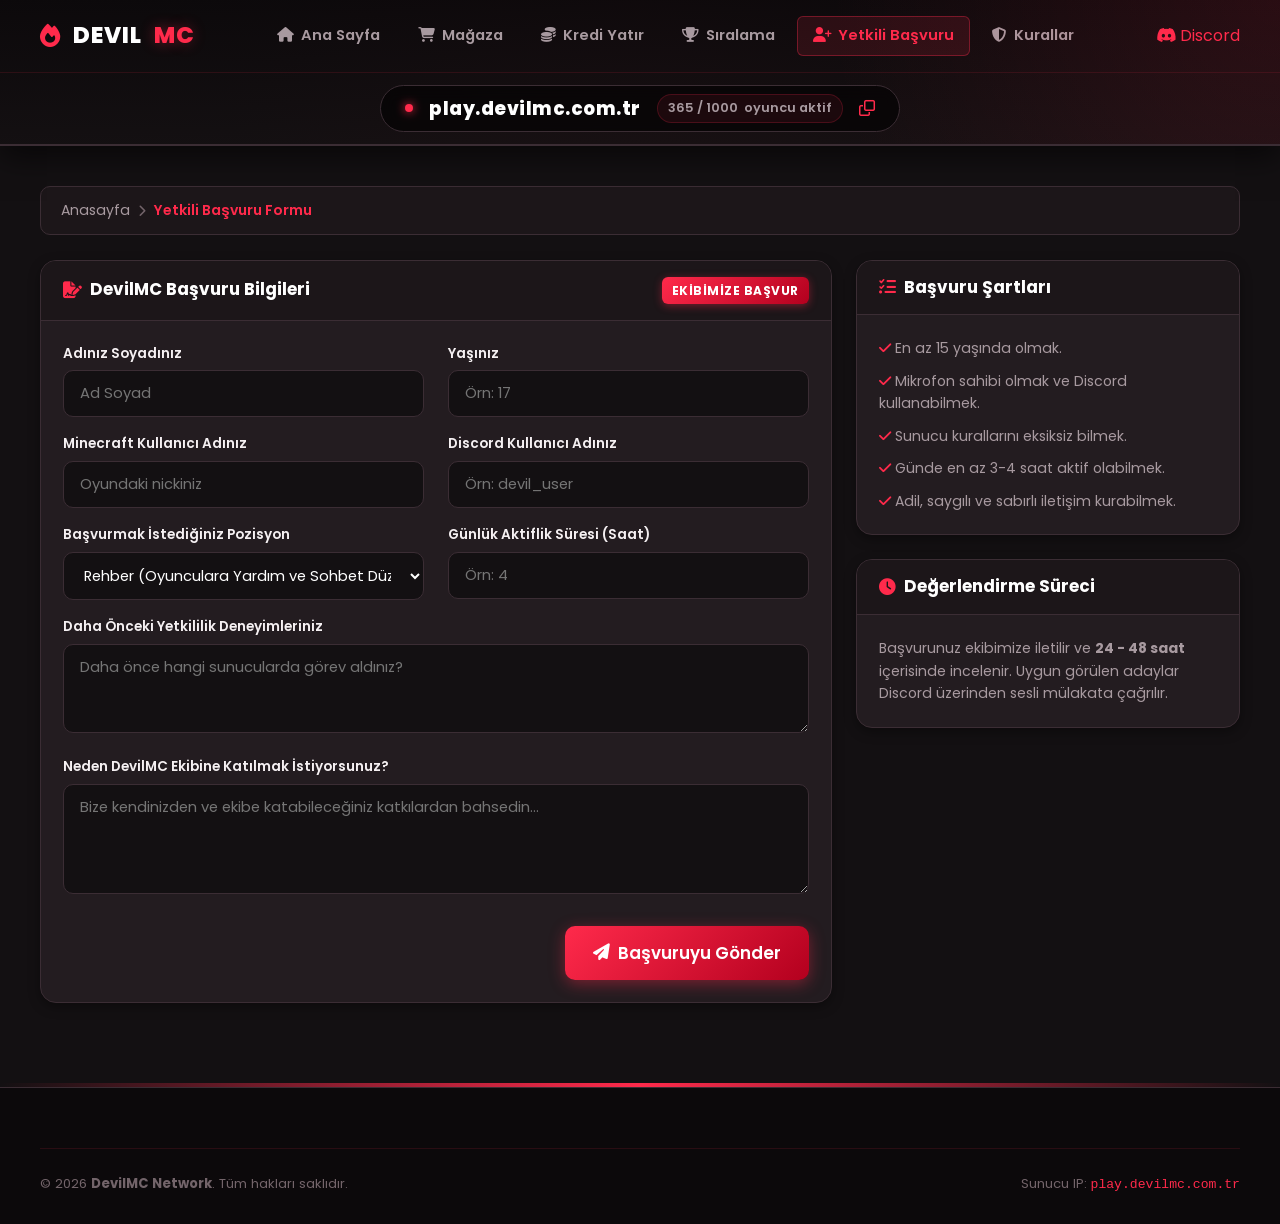
<file: apply.html>
<!DOCTYPE html>
<html lang="tr">
<head>
  <meta charset="UTF-8">
  <meta http-equiv="X-UA-Compatible" content="IE=edge">
  <meta name="viewport" content="width=device-width, initial-scale=1.0">
  <title>Yetkili Başvuru - DEVILMC NETWORK</title>
  <meta name="description" content="DevilMC Network yetkili başvuru formu. Rehber, Moderatör ve Mimar kadromuza katılmak için hemen başvurun.">
  <link rel="stylesheet" href="https://cdnjs.cloudflare.com/ajax/libs/font-awesome/6.5.1/css/all.min.css">
  <link rel="stylesheet" href="css/style.css">
  <link rel="stylesheet" href="css/components.css">
</head>
<body>

  <!-- HEADER -->
  <header class="header-banner">
    <nav class="navbar">
      <div class="container">
        <a href="index.html" class="nav-brand">
          <i class="fa-solid fa-fire" style="color: var(--primary);"></i> DEVIL<span>MC</span>
        </a>

        <button class="mobile-toggle" id="mobile-nav-toggle">
          <i class="fa-solid fa-bars"></i>
        </button>

        <ul class="navbar-nav" id="navbar-menu">
          <li class="nav-item"><a href="index.html"><i class="fa-solid fa-house"></i> Ana Sayfa</a></li>
          <li class="nav-item"><a href="store.html"><i class="fa-solid fa-cart-shopping"></i> Mağaza</a></li>
          <li class="nav-item"><a href="credits.html"><i class="fa-solid fa-coins"></i> Kredi Yatır</a></li>
          <li class="nav-item"><a href="leaderboard.html"><i class="fa-solid fa-trophy"></i> Sıralama</a></li>
          <li class="nav-item active"><a href="apply.html"><i class="fa-solid fa-user-plus"></i> Yetkili Başvuru</a></li>
          <li class="nav-item"><a href="rules.html"><i class="fa-solid fa-shield-halved"></i> Kurallar</a></li>
        </ul>

        <div class="navbar-actions">
          <a href="https://formspree.io/f/mzebvnbl">
            <i class="fa-brands fa-discord"></i> Discord
          </a>
        </div>
      </div>
    </nav>

    <!-- SubNav -->
    <div class="header-subNav">
      <div class="block--ip" id="copy-ip-btn">
        <div class="pulse-dot"></div>
        <span class="ip-text">play.devilmc.com.tr</span>
        <div class="online-badge"><span id="server-online-count">Yükleniyor...</span> oyuncu aktif</div>
        <i class="fa-regular fa-clone copy-icon"></i>
      </div>
    </div>
  </header>

  <!-- İÇERİK -->
  <main class="page-wrapper">
    <div class="container">

      <div class="breadcrumb-wrap">
        <div class="breadcrumb">
          <a href="index.html">Anasayfa</a>
          <span class="sep"><i class="fa-solid fa-chevron-right"></i></span>
          <span class="active">Yetkili Başvuru Formu</span>
        </div>
      </div>

      <div class="row">
        <div class="col-8">
          <div class="card">
            <div class="card-header">
              <h3><i class="fa-solid fa-file-signature" style="color: var(--primary);"></i> DevilMC Başvuru Bilgileri</h3>
              <span class="badge badge-primary">Ekibimize Başvur</span>
            </div>
            <div class="card-body">
              <form id="apply-form">

                <div class="row">
                  <div class="col-6">
                    <div class="form-group">
                      <label class="form-label" for="applicant-name">Adınız Soyadınız</label>
                      <input type="text" id="applicant-name" name="name" class="form-control" placeholder="Ad Soyad" required>
                    </div>
                  </div>
                  <div class="col-6">
                    <div class="form-group">
                      <label class="form-label" for="applicant-age">Yaşınız</label>
                      <input type="number" id="applicant-age" name="age" class="form-control" placeholder="Örn: 17" min="14" max="40" required>
                    </div>
                  </div>
                </div>

                <div class="row">
                  <div class="col-6">
                    <div class="form-group">
                      <label class="form-label" for="applicant-mc-nick">Minecraft Kullanıcı Adınız</label>
                      <input type="text" id="applicant-mc-nick" name="nick" class="form-control" placeholder="Oyundaki nickiniz" required>
                    </div>
                  </div>
                  <div class="col-6">
                    <div class="form-group">
                      <label class="form-label" for="applicant-discord">Discord Kullanıcı Adınız</label>
                      <input type="text" id="applicant-discord" name="discord" class="form-control" placeholder="Örn: devil_user" required>
                    </div>
                  </div>
                </div>

                <div class="row">
                  <div class="col-6">
                    <div class="form-group">
                      <label class="form-label" for="applicant-role">Başvurmak İstediğiniz Pozisyon</label>
                      <select id="applicant-role" name="role" class="form-control" required>
                        <option value="Rehber">Rehber (Oyunculara Yardım ve Sohbet Düzeni)</option>
                        <option value="AAC / Moderatör">AAC / Moderatör (Hile Tespiti &amp; Düzen Koruma)</option>
                        <option value="Mimar / Builder">Mimar / Builder (Harita &amp; Yapı Tasarımı)</option>
                        <option value="Geliştirici">Geliştirici (Java / Spigot / Web)</option>
                      </select>
                    </div>
                  </div>
                  <div class="col-6">
                    <div class="form-group">
                      <label class="form-label" for="applicant-hours">Günlük Aktiflik Süresi (Saat)</label>
                      <input type="number" id="applicant-hours" name="hours" class="form-control" placeholder="Örn: 4" min="1" max="18" required>
                    </div>
                  </div>
                </div>

                <div class="form-group">
                  <label class="form-label" for="applicant-experience">Daha Önceki Yetkililik Deneyimleriniz</label>
                  <textarea id="applicant-experience" name="experience" rows="3" class="form-control" placeholder="Daha önce hangi sunucularda görev aldınız?"></textarea>
                </div>

                <div class="form-group">
                  <label class="form-label" for="applicant-reason">Neden DevilMC Ekibine Katılmak İstiyorsunuz?</label>
                  <textarea id="applicant-reason" name="reason" rows="4" class="form-control" placeholder="Bize kendinizden ve ekibe katabileceğiniz katkılardan bahsedin..." required></textarea>
                </div>

                <div style="text-align: right; margin-top: 24px;">
                  <button type="submit" class="btn btn-primary btn-lg" id="applySubmitBtn">
                    <i class="fa-solid fa-paper-plane"></i> Başvuruyu Gönder
                  </button>
                </div>

              </form>
            </div>
          </div>
        </div>

        <div class="col-4">
          <div class="sidebar-section">
            <div class="card">
              <div class="card-header">
                <h3><i class="fa-solid fa-list-check" style="color: var(--primary);"></i> Başvuru Şartları</h3>
              </div>
              <div class="card-body">
                <ul style="display: flex; flex-direction: column; gap: 10px; color: var(--text-muted); font-size: 0.88rem;">
                  <li><i class="fa-solid fa-check" style="color: var(--primary);"></i> En az 15 yaşında olmak.</li>
                  <li><i class="fa-solid fa-check" style="color: var(--primary);"></i> Mikrofon sahibi olmak ve Discord kullanabilmek.</li>
                  <li><i class="fa-solid fa-check" style="color: var(--primary);"></i> Sunucu kurallarını eksiksiz bilmek.</li>
                  <li><i class="fa-solid fa-check" style="color: var(--primary);"></i> Günde en az 3-4 saat aktif olabilmek.</li>
                  <li><i class="fa-solid fa-check" style="color: var(--primary);"></i> Adil, saygılı ve sabırlı iletişim kurabilmek.</li>
                </ul>
              </div>
            </div>

            <div class="card">
              <div class="card-header">
                <h3><i class="fa-solid fa-clock" style="color: var(--primary);"></i> Değerlendirme Süreci</h3>
              </div>
              <div class="card-body">
                <p style="color: var(--text-muted); font-size: 0.88rem; line-height: 1.6;">
                  Başvurunuz ekibimize iletilir ve <strong>24 - 48 saat</strong> içerisinde incelenir. Uygun görülen adaylar Discord üzerinden sesli mülakata çağrılır.
                </p>
              </div>
            </div>
          </div>
        </div>
      </div>

    </div>
  </main>

  <!-- Footer -->
  <div class="footer-line-accent"></div>
  <footer class="footer">
    <div class="container">
      <div class="footer-bottom">
        <div>&copy; 2026 <strong>DevilMC Network</strong>. Tüm hakları saklıdır.</div>
        <div>Sunucu IP: <code style="color: var(--primary);">play.devilmc.com.tr</code></div>
      </div>
    </div>
  </footer>

  <script src="js/main.js"></script>
  <script src="js/auth.js"></script>
  <script>
    document.addEventListener('DOMContentLoaded', () => {
      const applyForm = document.getElementById('apply-form');
      const submitBtn = document.getElementById('applySubmitBtn');

      if (!applyForm) return;

      applyForm.addEventListener('submit', async (e) => {
        e.preventDefault();

        const nick = document.getElementById('applicant-mc-nick').value.trim();
        const role = document.getElementById('applicant-role').value;

        submitBtn.disabled = true;
        submitBtn.innerHTML = '<i class="fa-solid fa-spinner fa-spin"></i> Gönderiliyor...';

        try {
          const res = await fetch('https://formspree.io/f/mzebvnbl', {
            method: 'POST',
            body: new FormData(applyForm),
            headers: { 'Accept': 'application/json' }
          });

          if (res.ok) {
            window.showToast(
              'Teşekkürler ' + nick + '! ' + role + ' başvurunuz alındı, 24-48 saat içinde değerlendireceğiz.',
              'success'
            );
            applyForm.reset();
          } else {
            const data = await res.json().catch(() => ({}));
            const msg = (data.errors || []).map(function(e) { return e.message; }).join(', ') || 'Bir hata oluştu.';
            window.showToast('Gönderim başarısız: ' + msg, 'error');
          }
        } catch (err) {
          window.showToast('Bağlantı hatası! Lütfen internet bağlantınızı kontrol edin.', 'error');
        } finally {
          submitBtn.disabled = false;
          submitBtn.innerHTML = '<i class="fa-solid fa-paper-plane"></i> Başvuruyu Gönder';
        }
      });
    });
  </script>
</body>
</html>
</file>
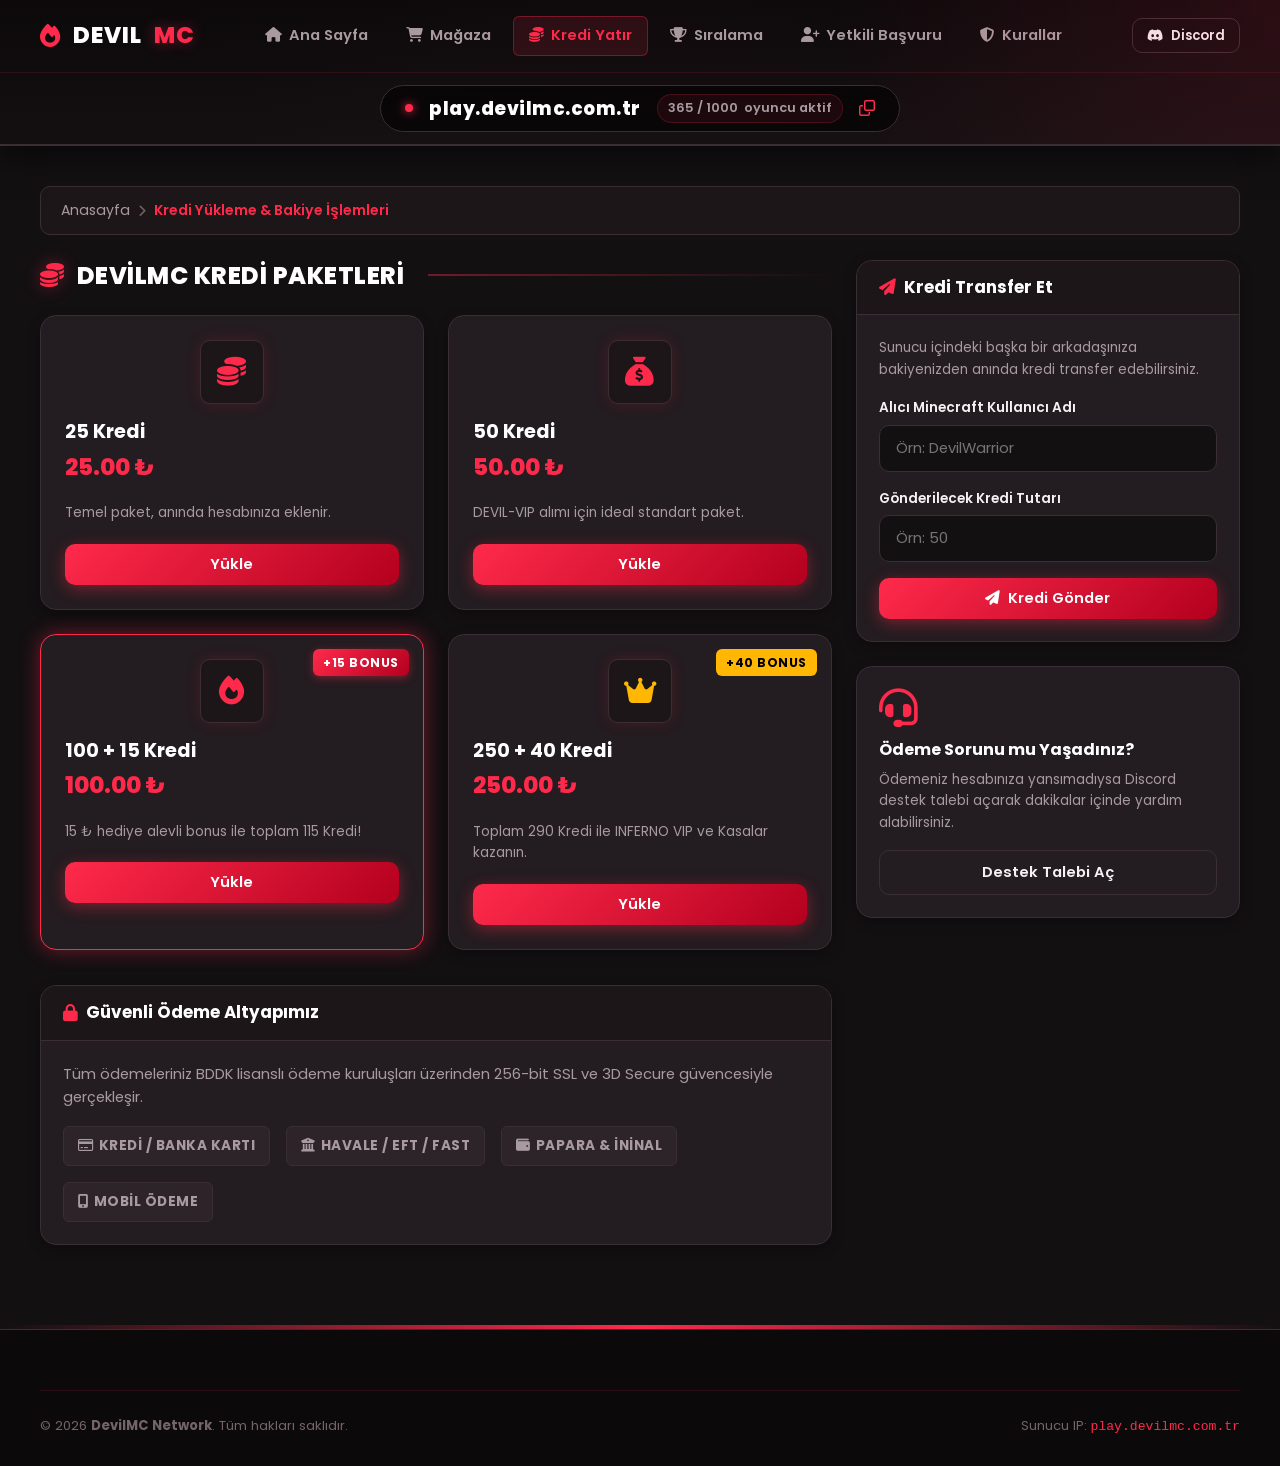
<file: credits.html>
<!DOCTYPE html>
<html lang="tr">
<head>
  <meta charset="UTF-8">
  <meta http-equiv="X-UA-Compatible" content="IE=edge">
  <meta name="viewport" content="width=device-width, initial-scale=1.0">
  <title>Kredi Yatır & Gönder - DEVILMC NETWORK</title>
  <meta name="description" content="DevilMC Network bakiye ve kredi yükleme sayfası. Güvenli ödeme yöntemleriyle anında hesabınıza geçer.">
  <link rel="stylesheet" href="https://cdnjs.cloudflare.com/ajax/libs/font-awesome/6.5.1/css/all.min.css">
  <link rel="stylesheet" href="css/style.css">
  <link rel="stylesheet" href="css/components.css">
</head>
<body>

  <!-- HEADER -->
  <header class="header-banner">
    <nav class="navbar">
      <div class="container">
        <a href="index.html" class="nav-brand">
          <i class="fa-solid fa-fire" style="color: var(--primary);"></i> DEVIL<span>MC</span>
        </a>

        <button class="mobile-toggle" id="mobile-nav-toggle">
          <i class="fa-solid fa-bars"></i>
        </button>

        <ul class="navbar-nav" id="navbar-menu">
          <li class="nav-item"><a href="index.html"><i class="fa-solid fa-house"></i> Ana Sayfa</a></li>
          <li class="nav-item"><a href="store.html"><i class="fa-solid fa-cart-shopping"></i> Mağaza</a></li>
          <li class="nav-item active"><a href="credits.html"><i class="fa-solid fa-coins"></i> Kredi Yatır</a></li>
          <li class="nav-item"><a href="leaderboard.html"><i class="fa-solid fa-trophy"></i> Sıralama</a></li>
          <li class="nav-item"><a href="apply.html"><i class="fa-solid fa-user-plus"></i> Yetkili Başvuru</a></li>
          <li class="nav-item"><a href="rules.html"><i class="fa-solid fa-shield-halved"></i> Kurallar</a></li>
        </ul>

        <div class="navbar-actions">
          <a href="https://discord.gg/devilmc" target="_blank" class="btn btn-outline btn-sm">
            <i class="fa-brands fa-discord"></i> Discord
          </a>
        </div>
      </div>
    </nav>

    <!-- SubNav -->
    <div class="header-subNav">
      <div class="block--ip" id="copy-ip-btn">
        <div class="pulse-dot"></div>
        <span class="ip-text">play.devilmc.com.tr</span>
        <div class="online-badge"><span id="server-online-count">Yükleniyor...</span> oyuncu aktif</div>
        <i class="fa-regular fa-clone copy-icon"></i>
      </div>
    </div>
  </header>

  <!-- İÇERİK -->
  <main class="page-wrapper">
    <div class="container">
      <div class="breadcrumb-wrap">
        <div class="breadcrumb">
          <a href="index.html">Anasayfa</a>
          <span class="sep"><i class="fa-solid fa-chevron-right"></i></span>
          <span class="active">Kredi Yükleme & Bakiye İşlemleri</span>
        </div>
      </div>

      <div class="row">
        <!-- SOL: KREDİ YATIRMA PAKETLERİ -->
        <div class="col-8">
          <h2 class="section-title">
            <i class="fa-solid fa-coins"></i> DevilMC Kredi Paketleri
          </h2>
          
          <div class="store-grid" style="margin-bottom: 35px;">
            
            <div class="card product-card text-center">
              <div class="product-icon-wrap" style="margin: 0 auto 16px;"><i class="fa-solid fa-coins"></i></div>
              <h3 class="product-title">25 Kredi</h3>
              <div class="product-price">25.00 ₺</div>
              <p style="color: var(--text-muted); font-size: 0.85rem; margin-bottom: 20px;">Temel paket, anında hesabınıza eklenir.</p>
              <button class="btn btn-primary btn-block charge-btn" data-amount="25" data-bonus="0">Yükle</button>
            </div>

            <div class="card product-card text-center">
              <div class="product-icon-wrap" style="margin: 0 auto 16px;"><i class="fa-solid fa-sack-dollar"></i></div>
              <h3 class="product-title">50 Kredi</h3>
              <div class="product-price">50.00 ₺</div>
              <p style="color: var(--text-muted); font-size: 0.85rem; margin-bottom: 20px;">DEVIL-VIP alımı için ideal standart paket.</p>
              <button class="btn btn-primary btn-block charge-btn" data-amount="50" data-bonus="0">Yükle</button>
            </div>

            <div class="card product-card featured text-center">
              <div class="product-badge"><span class="badge badge-primary">+15 BONUS</span></div>
              <div class="product-icon-wrap" style="margin: 0 auto 16px;"><i class="fa-solid fa-fire"></i></div>
              <h3 class="product-title">100 + 15 Kredi</h3>
              <div class="product-price">100.00 ₺</div>
              <p style="color: var(--text-muted); font-size: 0.85rem; margin-bottom: 20px;">15 ₺ hediye alevli bonus ile toplam 115 Kredi!</p>
              <button class="btn btn-primary btn-block charge-btn" data-amount="100" data-bonus="15">Yükle</button>
            </div>

            <div class="card product-card text-center">
              <div class="product-badge"><span class="badge badge-gold">+40 BONUS</span></div>
              <div class="product-icon-wrap" style="margin: 0 auto 16px; color: var(--accent-gold);"><i class="fa-solid fa-crown"></i></div>
              <h3 class="product-title">250 + 40 Kredi</h3>
              <div class="product-price">250.00 ₺</div>
              <p style="color: var(--text-muted); font-size: 0.85rem; margin-bottom: 20px;">Toplam 290 Kredi ile INFERNO VIP ve Kasalar kazanın.</p>
              <button class="btn btn-primary btn-block charge-btn" data-amount="250" data-bonus="40">Yükle</button>
            </div>

          </div>

          <!-- Ödeme Yöntemleri -->
          <div class="card">
            <div class="card-header">
              <h3><i class="fa-solid fa-lock" style="color: var(--primary);"></i> Güvenli Ödeme Altyapımız</h3>
            </div>
            <div class="card-body">
              <p style="color: var(--text-muted); margin-bottom: 16px; font-size: 0.92rem;">
                Tüm ödemeleriniz BDDK lisanslı ödeme kuruluşları üzerinden 256-bit SSL ve 3D Secure güvencesiyle gerçekleşir.
              </p>
              <div style="display: flex; gap: 16px; flex-wrap: wrap; align-items: center;">
                <span class="badge badge-muted" style="padding: 8px 14px; font-size: 0.85rem;"><i class="fa-regular fa-credit-card"></i> Kredi / Banka Kartı</span>
                <span class="badge badge-muted" style="padding: 8px 14px; font-size: 0.85rem;"><i class="fa-solid fa-building-columns"></i> Havale / EFT / FAST</span>
                <span class="badge badge-muted" style="padding: 8px 14px; font-size: 0.85rem;"><i class="fa-solid fa-wallet"></i> Papara & İninal</span>
                <span class="badge badge-muted" style="padding: 8px 14px; font-size: 0.85rem;"><i class="fa-solid fa-mobile-screen-button"></i> Mobil Ödeme</span>
              </div>
            </div>
          </div>
        </div>

        <!-- SAĞ: KREDİ GÖNDER -->
        <div class="col-4">
          <div class="card" style="margin-bottom: 24px;">
            <div class="card-header">
              <h3><i class="fa-solid fa-paper-plane" style="color: var(--primary);"></i> Kredi Transfer Et</h3>
            </div>
            <div class="card-body">
              <p style="font-size: 0.85rem; color: var(--text-muted); margin-bottom: 16px;">
                Sunucu içindeki başka bir arkadaşınıza bakiyenizden anında kredi transfer edebilirsiniz.
              </p>
              <form id="transfer-form">
                <div class="form-group">
                  <label class="form-label" for="receiver-nick">Alıcı Minecraft Kullanıcı Adı</label>
                  <input type="text" id="receiver-nick" class="form-control" placeholder="Örn: DevilWarrior" required>
                </div>
                <div class="form-group">
                  <label class="form-label" for="transfer-amount">Gönderilecek Kredi Tutarı</label>
                  <input type="number" id="transfer-amount" class="form-control" placeholder="Örn: 50" min="5" required>
                </div>
                <button type="submit" class="btn btn-primary btn-block">
                  <i class="fa-solid fa-paper-plane"></i> Kredi Gönder
                </button>
              </form>
            </div>
          </div>

          <!-- Destek Kartı -->
          <div class="card">
            <div class="card-body text-center">
              <i class="fa-solid fa-headset" style="font-size: 2.4rem; color: var(--primary); margin-bottom: 12px;"></i>
              <h4>Ödeme Sorunu mu Yaşadınız?</h4>
              <p style="font-size: 0.85rem; color: var(--text-muted); margin: 8px 0 16px;">
                Ödemeniz hesabınıza yansımadıysa Discord destek talebi açarak dakikalar içinde yardım alabilirsiniz.
              </p>
              <a href="https://discord.gg/devilmc" target="_blank" class="btn btn-outline btn-block">Destek Talebi Aç</a>
            </div>
          </div>
        </div>

      </div>
    </div>
  </main>

  <!-- Yükleme Modalı -->
  <div class="modal-overlay" id="charge-modal">
    <div class="modal-box">
      <div class="modal-header">
        <h3><i class="fa-solid fa-wallet" style="color: var(--primary);"></i> Bakiye Yükleme</h3>
        <button class="modal-close" id="charge-modal-close">&times;</button>
      </div>
      <form id="charge-form">
        <div class="modal-body">
          <div style="background: var(--dark-bg); padding: 14px; border-radius: var(--radius-md); margin-bottom: 16px;">
            <div style="display: flex; justify-content: space-between; margin-bottom: 6px;">
              <span style="color: var(--text-muted);">Yüklenecek Tutar:</span>
              <strong id="modal-charge-amount" style="color: #fff;">0 ₺</strong>
            </div>
            <div style="display: flex; justify-content: space-between;">
              <span style="color: var(--text-muted);">Kazanılacak Toplam:</span>
              <strong id="modal-charge-total" style="color: var(--primary);">0 Kredi</strong>
            </div>
          </div>

          <div class="form-group">
            <label class="form-label" for="charge-player-nick">Minecraft Kullanıcı Adınız</label>
            <input type="text" id="charge-player-nick" class="form-control" placeholder="Oyundaki nickinizi girin" required>
          </div>

          <div class="form-group">
            <label class="form-label" for="payment-method">Ödeme Yöntemi</label>
            <select id="payment-method" class="form-control">
              <option value="card">Kredi / Banka Kartı (Komisyonsuz)</option>
              <option value="havale">Havale / EFT / FAST</option>
              <option value="papara">Papara Hesabı</option>
              <option value="ininal">İninal Kart</option>
              <option value="mobile">Mobil Ödeme</option>
            </select>
          </div>
        </div>
        <div class="modal-footer">
          <button type="button" class="btn btn-outline" onclick="document.getElementById('charge-modal').classList.remove('active')">İptal</button>
          <button type="submit" class="btn btn-primary"><i class="fa-solid fa-check"></i> Ödemeyi Tamamla</button>
        </div>
      </form>
    </div>
  </div>

  <!-- Footer -->
  <div class="footer-line-accent"></div>
  <footer class="footer">
    <div class="container">
      <div class="footer-bottom">
        <div>&copy; 2026 <strong>DevilMC Network</strong>. Tüm hakları saklıdır.</div>
        <div>Sunucu IP: <code style="color: var(--primary);">play.devilmc.com.tr</code></div>
      </div>
    </div>
  </footer>

  <script src="js/main.js"></script>
  <script src="js/auth.js"></script>
  <script>
    document.addEventListener('DOMContentLoaded', () => {
      const chargeModal = document.getElementById('charge-modal');
      const closeChargeBtn = document.getElementById('charge-modal-close');
      const chargeBtns = document.querySelectorAll('.charge-btn');
      const chargeNick = document.getElementById('charge-player-nick');
      const chargeAmountEl = document.getElementById('modal-charge-amount');
      const chargeTotalEl = document.getElementById('modal-charge-total');
      const chargeForm = document.getElementById('charge-form');

      let currentAmount = 0;
      let currentBonus = 0;

      chargeBtns.forEach(btn => {
        btn.addEventListener('click', () => {
          currentAmount = parseInt(btn.getAttribute('data-amount'));
          currentBonus = parseInt(btn.getAttribute('data-bonus'));
          
          chargeAmountEl.textContent = `${currentAmount} ₺`;
          chargeTotalEl.textContent = `${currentAmount + currentBonus} Kredi`;

          const savedUser = localStorage.getItem('devilmc_user');
          if (savedUser && chargeNick) {
            try { chargeNick.value = JSON.parse(savedUser).username; } catch(e){}
          }

          if (chargeModal) chargeModal.classList.add('active');
        });
      });

      if (closeChargeBtn) {
        closeChargeBtn.addEventListener('click', () => chargeModal.classList.remove('active'));
      }

      if (chargeForm) {
        chargeForm.addEventListener('submit', (e) => {
          e.preventDefault();
          const nick = chargeNick.value.trim();
          if (!nick) return;

          let savedUser = localStorage.getItem('devilmc_user');
          let user = savedUser ? JSON.parse(savedUser) : { username: nick, credits: 0 };

          user.credits += (currentAmount + currentBonus);
          localStorage.setItem('devilmc_user', JSON.stringify(user));

          chargeModal.classList.remove('active');
          window.showToast(`Başarılı! Hesabınıza ${currentAmount + currentBonus} Kredi eklendi. Güncel bakiye: ${user.credits} ₺`, 'success');
          setTimeout(() => location.reload(), 1200);
        });
      }

      const transferForm = document.getElementById('transfer-form');
      if (transferForm) {
        transferForm.addEventListener('submit', (e) => {
          e.preventDefault();
          const targetNick = document.getElementById('receiver-nick').value.trim();
          const amount = parseInt(document.getElementById('transfer-amount').value);

          let savedUser = localStorage.getItem('devilmc_user');
          let user = savedUser ? JSON.parse(savedUser) : null;

          if (!user || user.credits < amount) {
            window.showToast(`Transfer için yetersiz bakiye! Mevcut: ${user ? user.credits : 0} ₺`, 'error');
            return;
          }

          user.credits -= amount;
          localStorage.setItem('devilmc_user', JSON.stringify(user));
          window.showToast(`${targetNick} adlı oyuncuya ${amount} ₺ başarıyla transfer edildi!`, 'success');
          transferForm.reset();
          setTimeout(() => location.reload(), 1200);
        });
      }
    });
  </script>
</body>
</html>
</file>
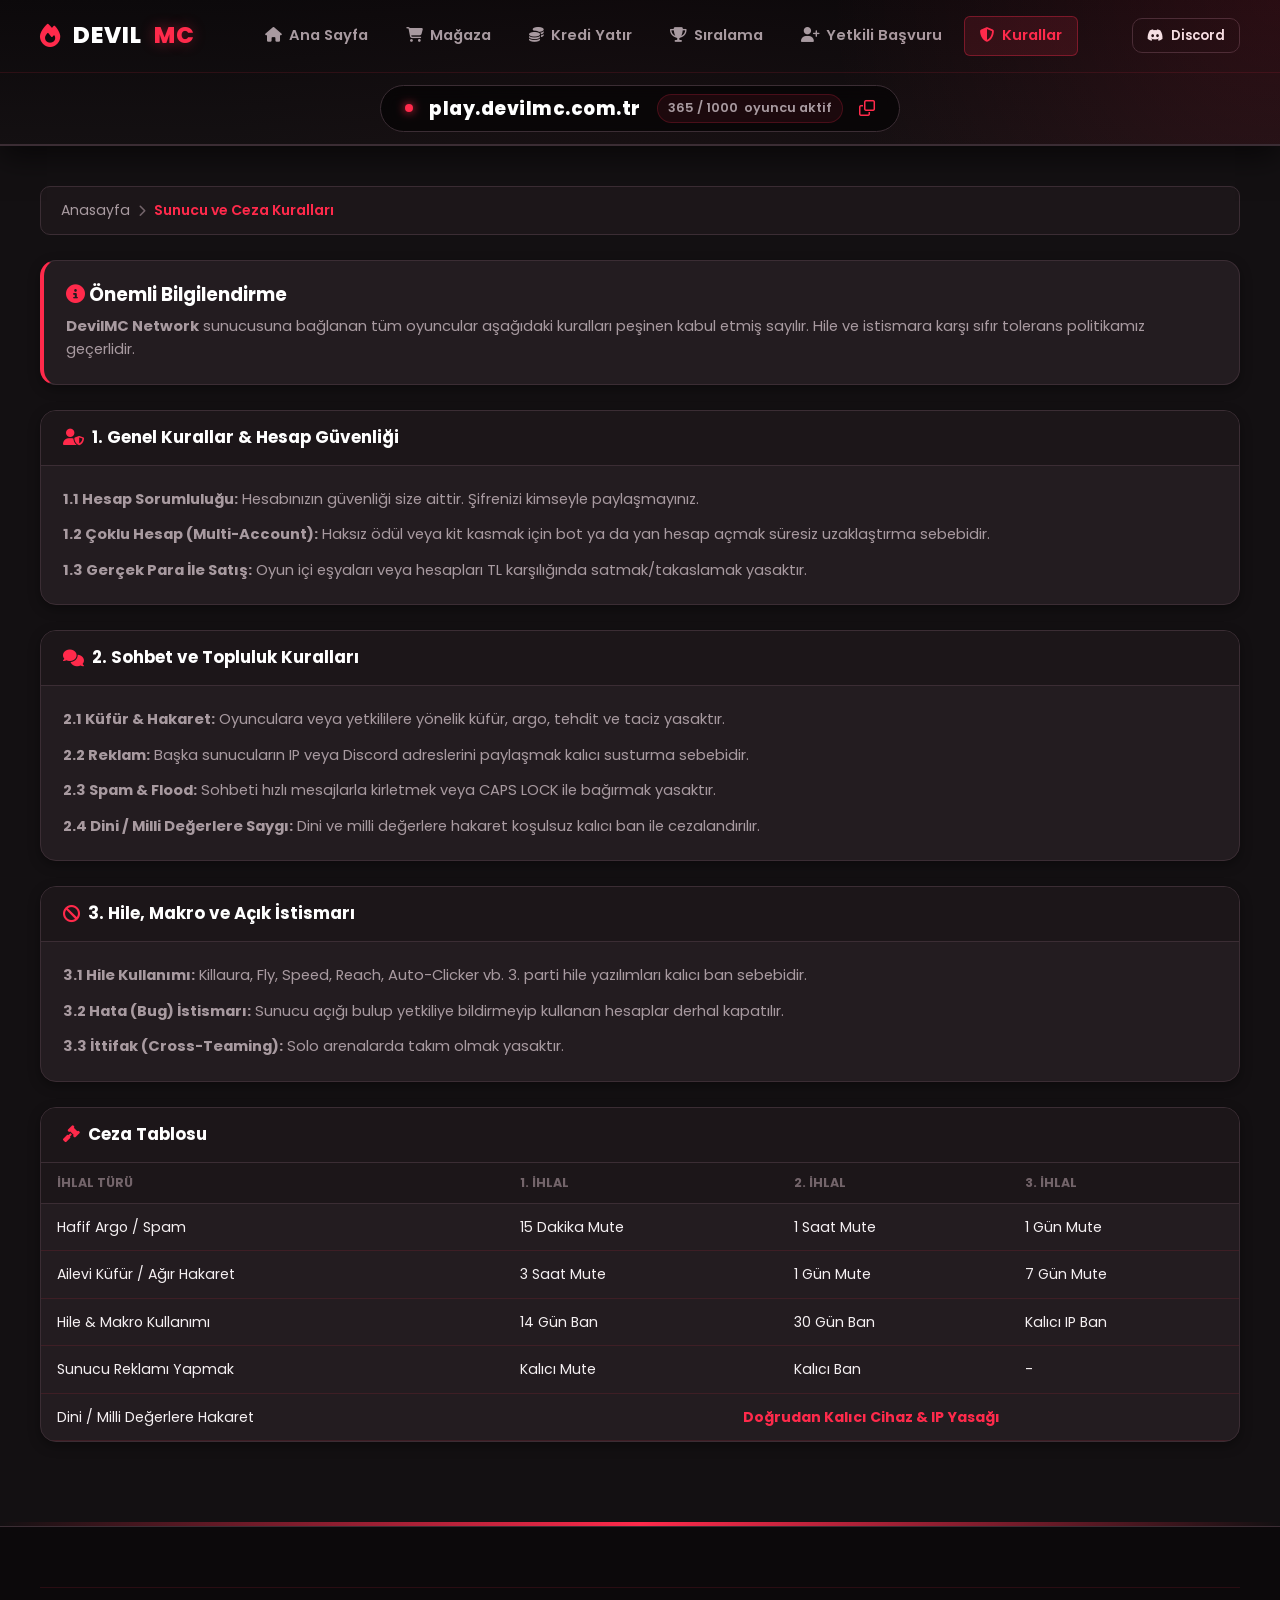
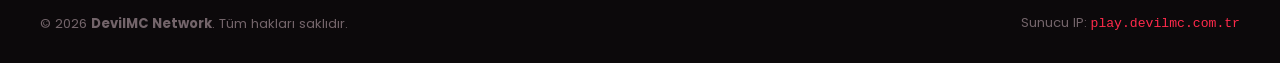
<file: rules.html>
<!DOCTYPE html>
<html lang="tr">
<head>
  <meta charset="UTF-8">
  <meta http-equiv="X-UA-Compatible" content="IE=edge">
  <meta name="viewport" content="width=device-width, initial-scale=1.0">
  <title>Sunucu Kuralları - DEVILMC NETWORK</title>
  <meta name="description" content="DevilMC Network sunucu kuralları ve ceza tablosu. Adil ve rekabetçi bir oyun ortamı için kurallara uyunuz.">
  <link rel="stylesheet" href="https://cdnjs.cloudflare.com/ajax/libs/font-awesome/6.5.1/css/all.min.css">
  <link rel="stylesheet" href="css/style.css">
  <link rel="stylesheet" href="css/components.css">
</head>
<body>

  <!-- HEADER -->
  <header class="header-banner">
    <nav class="navbar">
      <div class="container">
        <a href="index.html" class="nav-brand">
          <i class="fa-solid fa-fire" style="color: var(--primary);"></i> DEVIL<span>MC</span>
        </a>

        <button class="mobile-toggle" id="mobile-nav-toggle">
          <i class="fa-solid fa-bars"></i>
        </button>

        <ul class="navbar-nav" id="navbar-menu">
          <li class="nav-item"><a href="index.html"><i class="fa-solid fa-house"></i> Ana Sayfa</a></li>
          <li class="nav-item"><a href="store.html"><i class="fa-solid fa-cart-shopping"></i> Mağaza</a></li>
          <li class="nav-item"><a href="credits.html"><i class="fa-solid fa-coins"></i> Kredi Yatır</a></li>
          <li class="nav-item"><a href="leaderboard.html"><i class="fa-solid fa-trophy"></i> Sıralama</a></li>
          <li class="nav-item"><a href="apply.html"><i class="fa-solid fa-user-plus"></i> Yetkili Başvuru</a></li>
          <li class="nav-item active"><a href="rules.html"><i class="fa-solid fa-shield-halved"></i> Kurallar</a></li>
        </ul>

        <div class="navbar-actions">
          <a href="https://discord.gg/devilmc" target="_blank" class="btn btn-outline btn-sm">
            <i class="fa-brands fa-discord"></i> Discord
          </a>
        </div>
      </div>
    </nav>

    <!-- SubNav -->
    <div class="header-subNav">
      <div class="block--ip" id="copy-ip-btn">
        <div class="pulse-dot"></div>
        <span class="ip-text">play.devilmc.com.tr</span>
        <div class="online-badge"><span id="server-online-count">Yükleniyor...</span> oyuncu aktif</div>
        <i class="fa-regular fa-clone copy-icon"></i>
      </div>
    </div>
  </header>

  <!-- İÇERİK -->
  <main class="page-wrapper">
    <div class="container">
      
      <div class="breadcrumb-wrap">
        <div class="breadcrumb">
          <a href="index.html">Anasayfa</a>
          <span class="sep"><i class="fa-solid fa-chevron-right"></i></span>
          <span class="active">Sunucu ve Ceza Kuralları</span>
        </div>
      </div>

      <div class="row">
        <div class="col-12">
          
          <div class="card" style="margin-bottom: 25px; border-left: 4px solid var(--primary);">
            <div class="card-body">
              <h3 style="margin-bottom: 8px;"><i class="fa-solid fa-circle-info" style="color: var(--primary);"></i> Önemli Bilgilendirme</h3>
              <p style="color: var(--text-muted); font-size: 0.92rem;">
                <strong>DevilMC Network</strong> sunucusuna bağlanan tüm oyuncular aşağıdaki kuralları peşinen kabul etmiş sayılır. Hile ve istismara karşı sıfır tolerans politikamız geçerlidir.
              </p>
            </div>
          </div>

          <!-- Kural Kartı 1 -->
          <div class="card" style="margin-bottom: 25px;">
            <div class="card-header">
              <h3><i class="fa-solid fa-user-shield" style="color: var(--primary);"></i> 1. Genel Kurallar & Hesap Güvenliği</h3>
            </div>
            <div class="card-body">
              <ul style="display: flex; flex-direction: column; gap: 12px; color: var(--text-muted); font-size: 0.92rem;">
                <li><strong>1.1 Hesap Sorumluluğu:</strong> Hesabınızın güvenliği size aittir. Şifrenizi kimseyle paylaşmayınız.</li>
                <li><strong>1.2 Çoklu Hesap (Multi-Account):</strong> Haksız ödül veya kit kasmak için bot ya da yan hesap açmak süresiz uzaklaştırma sebebidir.</li>
                <li><strong>1.3 Gerçek Para İle Satış:</strong> Oyun içi eşyaları veya hesapları TL karşılığında satmak/takaslamak yasaktır.</li>
              </ul>
            </div>
          </div>

          <!-- Kural Kartı 2 -->
          <div class="card" style="margin-bottom: 25px;">
            <div class="card-header">
              <h3><i class="fa-solid fa-comments" style="color: var(--primary);"></i> 2. Sohbet ve Topluluk Kuralları</h3>
            </div>
            <div class="card-body">
              <ul style="display: flex; flex-direction: column; gap: 12px; color: var(--text-muted); font-size: 0.92rem;">
                <li><strong>2.1 Küfür & Hakaret:</strong> Oyunculara veya yetkililere yönelik küfür, argo, tehdit ve taciz yasaktır.</li>
                <li><strong>2.2 Reklam:</strong> Başka sunucuların IP veya Discord adreslerini paylaşmak kalıcı susturma sebebidir.</li>
                <li><strong>2.3 Spam & Flood:</strong> Sohbeti hızlı mesajlarla kirletmek veya CAPS LOCK ile bağırmak yasaktır.</li>
                <li><strong>2.4 Dini / Milli Değerlere Saygı:</strong> Dini ve milli değerlere hakaret koşulsuz kalıcı ban ile cezalandırılır.</li>
              </ul>
            </div>
          </div>

          <!-- Kural Kartı 3 -->
          <div class="card" style="margin-bottom: 25px;">
            <div class="card-header">
              <h3><i class="fa-solid fa-ban" style="color: var(--primary);"></i> 3. Hile, Makro ve Açık İstismarı</h3>
            </div>
            <div class="card-body">
              <ul style="display: flex; flex-direction: column; gap: 12px; color: var(--text-muted); font-size: 0.92rem;">
                <li><strong>3.1 Hile Kullanımı:</strong> Killaura, Fly, Speed, Reach, Auto-Clicker vb. 3. parti hile yazılımları kalıcı ban sebebidir.</li>
                <li><strong>3.2 Hata (Bug) İstismarı:</strong> Sunucu açığı bulup yetkiliye bildirmeyip kullanan hesaplar derhal kapatılır.</li>
                <li><strong>3.3 İttifak (Cross-Teaming):</strong> Solo arenalarda takım olmak yasaktır.</li>
              </ul>
            </div>
          </div>

          <!-- Ceza Tablosu -->
          <div class="card">
            <div class="card-header">
              <h3><i class="fa-solid fa-gavel" style="color: var(--primary);"></i> Ceza Tablosu</h3>
            </div>
            <div class="table-responsive">
              <table class="table">
                <thead>
                  <tr>
                    <th>İhlal Türü</th>
                    <th>1. İhlal</th>
                    <th>2. İhlal</th>
                    <th>3. İhlal</th>
                  </tr>
                </thead>
                <tbody>
                  <tr>
                    <td>Hafif Argo / Spam</td>
                    <td>15 Dakika Mute</td>
                    <td>1 Saat Mute</td>
                    <td>1 Gün Mute</td>
                  </tr>
                  <tr>
                    <td>Ailevi Küfür / Ağır Hakaret</td>
                    <td>3 Saat Mute</td>
                    <td>1 Gün Mute</td>
                    <td>7 Gün Mute</td>
                  </tr>
                  <tr>
                    <td>Hile & Makro Kullanımı</td>
                    <td>14 Gün Ban</td>
                    <td>30 Gün Ban</td>
                    <td>Kalıcı IP Ban</td>
                  </tr>
                  <tr>
                    <td>Sunucu Reklamı Yapmak</td>
                    <td>Kalıcı Mute</td>
                    <td>Kalıcı Ban</td>
                    <td>-</td>
                  </tr>
                  <tr>
                    <td>Dini / Milli Değerlere Hakaret</td>
                    <td colspan="3" class="text-center" style="color: var(--primary); font-weight: 700;">
                      Doğrudan Kalıcı Cihaz & IP Yasağı
                    </td>
                  </tr>
                </tbody>
              </table>
            </div>
          </div>

        </div>
      </div>

    </div>
  </main>

  <!-- Footer -->
  <div class="footer-line-accent"></div>
  <footer class="footer">
    <div class="container">
      <div class="footer-bottom">
        <div>&copy; 2026 <strong>DevilMC Network</strong>. Tüm hakları saklıdır.</div>
        <div>Sunucu IP: <code style="color: var(--primary);">play.devilmc.com.tr</code></div>
      </div>
    </div>
  </footer>

  <script src="js/main.js"></script>
  <script src="js/auth.js"></script>
</body>
</html>
</file>
<file: css/style.css>
/* ==========================================================================
   DEVILMC NETWORK - Ana Stil Dosyası (Kırmızı & Şeytani Koyu Tema)
   ========================================================================== */

@import url('https://fonts.googleapis.com/css2?family=Poppins:wght@300;400;500;600;700;800;900&display=swap');

:root {
  /* Kırmızı & Ateş Teması */
  --primary: #ff2a4b;
  --primary-hover: #e01b3a;
  --primary-glow: rgba(255, 42, 75, 0.4);
  --primary-text: #ffffff;
  
  /* Şeytani Koyu Zeminler (Deep Devil Dark) */
  --body-bg: #131012;
  --dark-bg: #0c090b;
  --main-bg-2: #1c1619;
  --card-bg: #231c20;
  --card-hover: #2d2429;
  --border-color: #3b2d34;
  --border-light: rgba(255, 42, 75, 0.12);

  --text-main: #f5f0f2;
  --text-muted: #a89aa0;
  --text-dim: #73646a;

  --accent-gold: #ffb703;
  --accent-green: #2ecc71;
  --accent-red: #ff2a4b;
  --accent-orange: #fb5607;
  --accent-purple: #8338ec;

  --radius-sm: 6px;
  --radius-md: 10px;
  --radius-lg: 16px;
  --radius-xl: 22px;

  --transition: all 0.25s cubic-bezier(0.4, 0, 0.2, 1);
  --shadow-sm: 0 4px 12px rgba(0, 0, 0, 0.35);
  --shadow-md: 0 8px 24px rgba(0, 0, 0, 0.5);
  --shadow-lg: 0 16px 36px rgba(0, 0, 0, 0.65);
  --shadow-glow: 0 0 25px var(--primary-glow);
}

* {
  box-sizing: border-box;
  margin: 0;
  padding: 0;
}

html, body {
  font-family: 'Poppins', -apple-system, BlinkMacSystemFont, 'Segoe UI', Roboto, sans-serif;
  background-color: var(--body-bg);
  color: var(--text-main);
  line-height: 1.6;
  overflow-x: hidden;
  scroll-behavior: smooth;
}

a {
  color: var(--primary);
  text-decoration: none;
  transition: var(--transition);
}

a:hover {
  color: var(--primary-hover);
}

ul {
  list-style: none;
}

img {
  max-width: 100%;
  display: block;
}

button, input, select, textarea {
  font-family: inherit;
}

/* --------------------------------------------------------------------------
   Düzen ve Konteyner
   -------------------------------------------------------------------------- */
.container {
  max-width: 1240px;
  margin: 0 auto;
  padding: 0 20px;
}

.page-wrapper {
  padding: 40px 0 80px;
  min-height: calc(100vh - 480px);
}

.row {
  display: flex;
  flex-wrap: wrap;
  margin: 0 -12px;
}

.col-12 { width: 100%; padding: 0 12px; }
.col-8  { width: 66.666%; padding: 0 12px; }
.col-4  { width: 33.333%; padding: 0 12px; }
.col-6  { width: 50%; padding: 0 12px; }
.col-3  { width: 25%; padding: 0 12px; }

@media (max-width: 992px) {
  .col-8, .col-4 { width: 100%; }
}

@media (max-width: 768px) {
  .col-6, .col-3 { width: 100%; }
}

/* --------------------------------------------------------------------------
   Tipografi ve Başlıklar
   -------------------------------------------------------------------------- */
h1, h2, h3, h4, h5, h6 {
  color: #fff;
  font-weight: 700;
  line-height: 1.3;
}

.section-title {
  font-size: 1.5rem;
  font-weight: 800;
  text-transform: uppercase;
  letter-spacing: 0.5px;
  position: relative;
  display: flex;
  align-items: center;
  gap: 12px;
  margin-bottom: 24px;
}

.section-title i {
  color: var(--primary);
  filter: drop-shadow(0 0 8px var(--primary-glow));
}

.section-title::after {
  content: '';
  flex: 1;
  height: 2px;
  background: linear-gradient(90deg, var(--primary) 0%, transparent 100%);
  margin-left: 12px;
  opacity: 0.4;
}

.badge {
  display: inline-flex;
  align-items: center;
  gap: 5px;
  padding: 4px 10px;
  border-radius: var(--radius-sm);
  font-size: 0.75rem;
  font-weight: 700;
  text-transform: uppercase;
  letter-spacing: 0.5px;
}

.badge-primary { background: linear-gradient(135deg, var(--primary), #b3001e); color: #fff; box-shadow: 0 2px 8px var(--primary-glow); }
.badge-gold    { background: var(--accent-gold); color: #000; }
.badge-green   { background: var(--accent-green); color: #fff; }
.badge-purple  { background: var(--accent-purple); color: #fff; }
.badge-muted   { background: var(--card-hover); color: var(--text-muted); border: 1px solid var(--border-color); }

/* --------------------------------------------------------------------------
   Breadcrumb
   -------------------------------------------------------------------------- */
.breadcrumb-wrap {
  margin-bottom: 25px;
}

.breadcrumb {
  display: flex;
  align-items: center;
  gap: 8px;
  font-size: 0.88rem;
  background: var(--main-bg-2);
  padding: 12px 20px;
  border-radius: var(--radius-md);
  border: 1px solid var(--border-color);
}

.breadcrumb a {
  color: var(--text-muted);
}

.breadcrumb a:hover {
  color: var(--primary);
}

.breadcrumb span.sep {
  color: var(--text-dim);
  font-size: 0.75rem;
}

.breadcrumb span.active {
  color: var(--primary);
  font-weight: 600;
}

/* --------------------------------------------------------------------------
   Butonlar
   -------------------------------------------------------------------------- */
.btn {
  display: inline-flex;
  align-items: center;
  justify-content: center;
  gap: 8px;
  padding: 10px 22px;
  font-size: 0.92rem;
  font-weight: 600;
  border-radius: var(--radius-md);
  border: none;
  cursor: pointer;
  transition: var(--transition);
  text-align: center;
}

.btn-primary {
  background: linear-gradient(135deg, var(--primary) 0%, #b3001e 100%);
  color: #fff;
  box-shadow: 0 4px 16px var(--primary-glow);
}

.btn-primary:hover {
  background: linear-gradient(135deg, #ff4764 0%, var(--primary) 100%);
  color: #fff;
  transform: translateY(-2px);
  box-shadow: 0 6px 24px rgba(255, 42, 75, 0.55);
}

.btn-outline {
  background: transparent;
  color: var(--text-main);
  border: 1px solid var(--border-color);
}

.btn-outline:hover {
  background: var(--card-hover);
  border-color: var(--primary);
  color: var(--primary);
}

.btn-sm {
  padding: 6px 14px;
  font-size: 0.82rem;
}

.btn-lg {
  padding: 14px 28px;
  font-size: 1.05rem;
}

.btn-block {
  width: 100%;
}
</file>
<file: css/components.css>
/* ==========================================================================
   DEVILMC NETWORK - Bileşenler (components.css - Kırmızı Tema)
   ========================================================================== */

/* --------------------------------------------------------------------------
   Header & Banner Alanı
   -------------------------------------------------------------------------- */
.header-banner {
  background: linear-gradient(180deg, rgba(12, 9, 11, 0.95) 0%, rgba(20, 16, 18, 0.9) 100%),
              radial-gradient(circle at 50% 10%, rgba(255, 42, 75, 0.22) 0%, transparent 65%),
              #100d0e;
  border-bottom: 2px solid var(--border-color);
  position: relative;
  box-shadow: 0 10px 30px rgba(0, 0, 0, 0.6);
}

.header-banner::before {
  content: '';
  position: absolute;
  top: 0; left: 0; right: 0; bottom: 0;
  background: radial-gradient(circle at top right, rgba(255, 42, 75, 0.12), transparent 450px);
  pointer-events: none;
}

/* Navigasyon Barı */
.navbar {
  padding: 16px 0;
  border-bottom: 1px solid var(--border-light);
}

.navbar .container {
  display: flex;
  align-items: center;
  justify-content: space-between;
}

.nav-brand {
  display: flex;
  align-items: center;
  gap: 12px;
  font-size: 1.45rem;
  font-weight: 800;
  color: #fff;
  letter-spacing: 1px;
}

.nav-brand span {
  color: var(--primary);
  text-shadow: 0 0 14px var(--primary-glow);
}

.navbar-nav {
  display: flex;
  align-items: center;
  gap: 6px;
}

.nav-item a {
  display: inline-flex;
  align-items: center;
  gap: 7px;
  padding: 8px 16px;
  color: var(--text-muted);
  font-size: 0.92rem;
  font-weight: 600;
  border-radius: var(--radius-sm);
  transition: var(--transition);
}

.nav-item a:hover,
.nav-item.active a {
  color: #fff;
  background: rgba(255, 42, 75, 0.12);
  box-shadow: inset 0 0 0 1px rgba(255, 42, 75, 0.35);
}

.nav-item.active a {
  color: var(--primary);
}

.navbar-actions {
  display: flex;
  align-items: center;
  gap: 12px;
}

.mobile-toggle {
  display: none;
  background: transparent;
  border: 1px solid var(--border-color);
  color: #fff;
  padding: 8px 12px;
  border-radius: var(--radius-sm);
  font-size: 1.2rem;
  cursor: pointer;
}

@media (max-width: 992px) {
  .mobile-toggle { display: block; }
  .navbar-nav {
    display: none;
    position: absolute;
    top: 100%;
    left: 0;
    right: 0;
    background: var(--dark-bg);
    flex-direction: column;
    padding: 16px;
    border-bottom: 1px solid var(--border-color);
    z-index: 1000;
  }
  .navbar-nav.active { display: flex; }
}

/* Header SubNav (IP Kopyalama Barı) */
.header-subNav {
  display: flex;
  justify-content: center;
  padding: 12px 0;
}

.block--ip {
  display: inline-flex;
  align-items: center;
  gap: 16px;
  background: rgba(0, 0, 0, 0.55);
  border: 1px solid var(--border-color);
  border-radius: 50px;
  padding: 8px 24px;
  cursor: pointer;
  transition: var(--transition);
  position: relative;
  backdrop-filter: blur(8px);
}

.block--ip:hover {
  border-color: var(--primary);
  box-shadow: 0 0 25px var(--primary-glow);
  transform: translateY(-1px);
}

.block--ip .ip-text {
  font-size: 1.15rem;
  font-weight: 800;
  color: #fff;
  letter-spacing: 0.5px;
}

.block--ip .online-badge {
  display: flex;
  align-items: center;
  gap: 6px;
  font-size: 0.8rem;
  font-weight: 600;
  color: var(--text-muted);
  background: rgba(255, 42, 75, 0.08);
  border: 1px solid rgba(255, 42, 75, 0.2);
  padding: 3px 10px;
  border-radius: 20px;
}

.pulse-dot {
  width: 8px;
  height: 8px;
  background: var(--primary);
  border-radius: 50%;
  box-shadow: 0 0 10px var(--primary);
  animation: redPulseAnim 2s infinite;
}

@keyframes redPulseAnim {
  0% { transform: scale(0.95); box-shadow: 0 0 0 0 rgba(255, 42, 75, 0.8); }
  70% { transform: scale(1); box-shadow: 0 0 0 9px rgba(255, 42, 75, 0); }
  100% { transform: scale(0.95); box-shadow: 0 0 0 0 rgba(255, 42, 75, 0); }
}

.block--ip .copy-icon {
  color: var(--primary);
  font-size: 1rem;
}

/* Header Orta Alan (Logo & Kullanıcı & Discord) */
.header-banner-content {
  padding: 24px 0 32px;
}

.header-banner-content .grid-header {
  display: grid;
  grid-template-columns: 1fr auto 1fr;
  align-items: center;
  gap: 20px;
}

@media (max-width: 768px) {
  .header-banner-content .grid-header {
    grid-template-columns: 1fr;
    text-align: center;
    gap: 16px;
  }
}

/* Kullanıcı / Giriş Kartı */
.user-auth-widget {
  display: flex;
  align-items: center;
  gap: 14px;
}

.skin-avatar-box {
  width: 52px;
  height: 52px;
  background: var(--main-bg-2);
  border: 2px solid var(--border-color);
  border-radius: var(--radius-md);
  display: flex;
  align-items: center;
  justify-content: center;
  overflow: hidden;
  box-shadow: var(--shadow-sm);
  transition: var(--transition);
}

.skin-avatar-box:hover {
  border-color: var(--primary);
  box-shadow: 0 0 15px var(--primary-glow);
  transform: scale(1.05);
}

.skin-avatar-box img {
  width: 44px;
  height: 44px;
  image-rendering: pixelated;
}

.user-auth-info h4 {
  font-size: 1rem;
  font-weight: 700;
  margin-bottom: 2px;
}

.user-auth-info p {
  font-size: 0.8rem;
  color: var(--text-muted);
}

/* Logo */
.center-logo-box {
  text-align: center;
}

.logo-fallback {
  font-size: 2.3rem;
  font-weight: 900;
  letter-spacing: 2px;
  background: linear-gradient(135deg, #fff 25%, var(--primary) 100%);
  -webkit-background-clip: text;
  -webkit-text-fill-color: transparent;
  text-transform: uppercase;
  text-shadow: 0 0 30px rgba(255, 42, 75, 0.4);
}

.logo-slogan {
  font-size: 0.82rem;
  font-weight: 700;
  color: var(--primary);
  text-transform: uppercase;
  letter-spacing: 3px;
  margin-top: 4px;
}

/* Discord Sağ Butonu */
.discord-join-box {
  display: flex;
  justify-content: flex-end;
}

@media (max-width: 768px) {
  .discord-join-box { justify-content: center; }
  .user-auth-widget { justify-content: center; }
}

.discord-btn {
  display: flex;
  align-items: center;
  gap: 14px;
  background: linear-gradient(135deg, #ff2a4b 0%, #b3001e 100%);
  color: #fff;
  padding: 10px 22px;
  border-radius: var(--radius-md);
  box-shadow: 0 6px 20px var(--primary-glow);
  transition: var(--transition);
}

.discord-btn:hover {
  color: #fff;
  transform: translateY(-2px);
  box-shadow: 0 8px 25px rgba(255, 42, 75, 0.6);
}

.discord-btn i {
  font-size: 1.8rem;
}

.discord-btn .discord-texts {
  display: flex;
  flex-direction: column;
}

.discord-btn .d-title {
  font-weight: 800;
  font-size: 0.95rem;
  line-height: 1.2;
}

.discord-btn .d-sub {
  font-size: 0.75rem;
  opacity: 0.9;
}

/* --------------------------------------------------------------------------
   Kartlar (Cards)
   -------------------------------------------------------------------------- */
.card {
  background: var(--card-bg);
  border: 1px solid var(--border-color);
  border-radius: var(--radius-lg);
  overflow: hidden;
  box-shadow: var(--shadow-sm);
  transition: var(--transition);
}

.card:hover {
  border-color: rgba(255, 42, 75, 0.45);
  box-shadow: var(--shadow-md);
}

.card-header {
  padding: 16px 22px;
  background: var(--main-bg-2);
  border-bottom: 1px solid var(--border-color);
  display: flex;
  align-items: center;
  justify-content: space-between;
}

.card-header h3 {
  font-size: 1.05rem;
  font-weight: 700;
  display: flex;
  align-items: center;
  gap: 8px;
}

.card-body {
  padding: 22px;
}

/* --------------------------------------------------------------------------
   Haber Kartları (News Card)
   -------------------------------------------------------------------------- */
.news-grid {
  display: grid;
  grid-template-columns: repeat(auto-fit, minmax(280px, 1fr));
  gap: 24px;
}

.news-card {
  display: flex;
  flex-direction: column;
  height: 100%;
}

.news-header-top {
  display: flex;
  align-items: center;
  gap: 14px;
  margin-bottom: 14px;
}

.news-date-badge {
  background: rgba(255, 42, 75, 0.12);
  border: 1px solid rgba(255, 42, 75, 0.35);
  border-radius: var(--radius-sm);
  padding: 6px 10px;
  text-align: center;
  min-width: 50px;
}

.news-date-badge .day {
  font-size: 1.3rem;
  font-weight: 800;
  color: var(--primary);
  line-height: 1;
}

.news-date-badge .month {
  font-size: 0.72rem;
  font-weight: 600;
  color: var(--text-muted);
  text-transform: uppercase;
}

.news-title-top h3 {
  font-size: 1.05rem;
  font-weight: 700;
  color: #fff;
  transition: var(--transition);
}

.news-title-top h3:hover {
  color: var(--primary);
}

.news-comment-count {
  font-size: 0.78rem;
  color: var(--text-dim);
  display: flex;
  align-items: center;
  gap: 4px;
  margin-top: 2px;
}

.news-img-box {
  width: 100%;
  height: 170px;
  border-radius: var(--radius-md);
  overflow: hidden;
  position: relative;
  margin-bottom: 14px;
  background: var(--dark-bg);
}

.news-img-box img {
  width: 100%;
  height: 100%;
  object-fit: cover;
  transition: transform 0.4s ease;
}

.news-card:hover .news-img-box img {
  transform: scale(1.06);
}

.news-desc {
  color: var(--text-muted);
  font-size: 0.88rem;
  margin-bottom: 16px;
  flex: 1;
}

.news-footer {
  text-align: right;
  margin-top: auto;
}

/* --------------------------------------------------------------------------
   Oyun Modları Vitrini (Game Modes Showcase)
   -------------------------------------------------------------------------- */
.gamemodes-grid {
  display: grid;
  grid-template-columns: repeat(auto-fit, minmax(260px, 1fr));
  gap: 20px;
  margin-bottom: 35px;
}

.mode-card {
  background: linear-gradient(145deg, var(--card-bg) 0%, #171214 100%);
  border: 1px solid var(--border-color);
  border-radius: var(--radius-lg);
  padding: 22px;
  position: relative;
  overflow: hidden;
  transition: var(--transition);
}

.mode-card:hover {
  transform: translateY(-4px);
  border-color: var(--primary);
  box-shadow: 0 10px 25px rgba(255, 42, 75, 0.25);
}

.mode-card .mode-icon {
  font-size: 2.2rem;
  margin-bottom: 14px;
  color: var(--primary);
  filter: drop-shadow(0 0 10px var(--primary-glow));
}

.mode-card h3 {
  font-size: 1.25rem;
  margin-bottom: 6px;
}

.mode-card p {
  color: var(--text-muted);
  font-size: 0.85rem;
  margin-bottom: 16px;
}

.mode-card .mode-footer {
  display: flex;
  align-items: center;
  justify-content: space-between;
  padding-top: 12px;
  border-top: 1px solid var(--border-light);
  font-size: 0.8rem;
}

/* --------------------------------------------------------------------------
   Sidebar & Tablolar
   -------------------------------------------------------------------------- */
.sidebar-section {
  display: flex;
  flex-direction: column;
  gap: 24px;
}

.table-responsive {
  overflow-x: auto;
}

.table {
  width: 100%;
  border-collapse: collapse;
}

.table th {
  background: var(--main-bg-2);
  color: var(--text-dim);
  font-size: 0.78rem;
  font-weight: 700;
  text-transform: uppercase;
  padding: 10px 16px;
  text-align: left;
  border-bottom: 1px solid var(--border-color);
}

.table th.text-end, .table td.text-end { text-align: right; }
.table th.text-center, .table td.text-center { text-align: center; }

.table td {
  padding: 12px 16px;
  border-bottom: 1px solid var(--border-light);
  font-size: 0.88rem;
}

.table tbody tr {
  transition: var(--transition);
}

.table tbody tr:hover {
  background: rgba(255, 42, 75, 0.04);
}

.player-cell {
  display: flex;
  align-items: center;
  gap: 10px;
}

.player-avatar-sm {
  width: 28px;
  height: 28px;
  border-radius: 4px;
  image-rendering: pixelated;
  background: var(--dark-bg);
}

.player-name {
  font-weight: 600;
  color: #fff;
}

.amount-badge {
  font-weight: 700;
  color: var(--accent-gold);
}

/* --------------------------------------------------------------------------
   Mağaza Kartları (Store Products)
   -------------------------------------------------------------------------- */
.store-filter-tabs {
  display: flex;
  gap: 10px;
  flex-wrap: wrap;
  margin-bottom: 28px;
}

.tab-btn {
  background: var(--main-bg-2);
  color: var(--text-muted);
  border: 1px solid var(--border-color);
  padding: 10px 20px;
  border-radius: var(--radius-md);
  font-weight: 600;
  font-size: 0.9rem;
  cursor: pointer;
  transition: var(--transition);
}

.tab-btn:hover,
.tab-btn.active {
  background: var(--primary);
  color: #fff;
  border-color: var(--primary);
  box-shadow: 0 4px 16px var(--primary-glow);
}

.store-grid {
  display: grid;
  grid-template-columns: repeat(auto-fill, minmax(260px, 1fr));
  gap: 24px;
}

.product-card {
  background: var(--card-bg);
  border: 1px solid var(--border-color);
  border-radius: var(--radius-lg);
  padding: 24px;
  display: flex;
  flex-direction: column;
  position: relative;
  transition: var(--transition);
}

.product-card:hover {
  transform: translateY(-4px);
  border-color: var(--primary);
  box-shadow: 0 10px 25px rgba(255, 42, 75, 0.25);
}

.product-card.featured {
  border-color: var(--primary);
  box-shadow: 0 0 20px var(--primary-glow);
}

/* Kasa Kartları - Bulanık Temalı Arka Plan Görselleri */
.product-card.crate-bg {
  overflow: hidden;
  isolation: isolate;
}

.product-card.crate-bg::before {
  content: '';
  position: absolute;
  inset: 0;
  background-size: cover;
  background-position: center;
  filter: blur(3px) brightness(0.55);
  transform: scale(1.08);
  z-index: -2;
  transition: var(--transition);
}

.product-card.crate-bg::after {
  content: '';
  position: absolute;
  inset: 0;
  background: linear-gradient(180deg, rgba(12, 9, 11, 0.55) 0%, rgba(12, 9, 11, 0.92) 100%);
  z-index: -1;
}

.product-card.crate-bg:hover::before {
  filter: blur(2px) brightness(0.65);
  transform: scale(1.12);
}

.product-card.crate-bg-devil::before {
  background-image: url('https://source.unsplash.com/600x600/?devil,demon,fire,dark');
}

.product-card.crate-bg-manifest::before {
  background-image: url('https://source.unsplash.com/600x600/?mystic,scroll,parchment,magic');
}

.product-badge {
  position: absolute;
  top: 14px;
  right: 14px;
}

.product-icon-wrap {
  width: 64px;
  height: 64px;
  border-radius: var(--radius-md);
  background: var(--main-bg-2);
  border: 1px solid var(--border-color);
  display: flex;
  align-items: center;
  justify-content: center;
  font-size: 1.8rem;
  color: var(--primary);
  margin-bottom: 16px;
  box-shadow: 0 0 15px rgba(255, 42, 75, 0.15);
}

.product-img-wrap {
  width: 100%;
  height: 160px;
  border-radius: var(--radius-md);
  overflow: hidden;
  margin-bottom: 16px;
  border: 1px solid var(--border-color);
}

.product-img {
  width: 100%;
  height: 100%;
  object-fit: cover;
  transition: transform 0.35s ease;
}

.product-card:hover .product-img {
  transform: scale(1.06);
}

.product-title {
  font-size: 1.2rem;
  font-weight: 700;
  margin-bottom: 4px;
}

.product-price {
  font-size: 1.45rem;
  font-weight: 800;
  color: var(--primary);
  margin-bottom: 16px;
}

.product-features {
  margin-bottom: 22px;
  flex: 1;
}

.product-features li {
  font-size: 0.85rem;
  color: var(--text-muted);
  display: flex;
  align-items: center;
  gap: 8px;
  margin-bottom: 8px;
}

.product-features li i {
  color: var(--primary);
  font-size: 0.8rem;
}

/* --------------------------------------------------------------------------
   Modal Pencereler (Modals)
   -------------------------------------------------------------------------- */
.modal-overlay {
  position: fixed;
  top: 0; left: 0; right: 0; bottom: 0;
  background: rgba(0, 0, 0, 0.82);
  backdrop-filter: blur(6px);
  display: flex;
  align-items: center;
  justify-content: center;
  z-index: 9999;
  opacity: 0;
  visibility: hidden;
  transition: opacity 0.25s ease, visibility 0.25s ease;
  padding: 20px;
}

.modal-overlay.active {
  opacity: 1;
  visibility: visible;
}

.modal-box {
  background: var(--card-bg);
  border: 1px solid var(--border-color);
  border-radius: var(--radius-xl);
  max-width: 500px;
  width: 100%;
  box-shadow: var(--shadow-lg);
  transform: scale(0.95);
  transition: transform 0.25s ease;
  overflow: hidden;
}

.modal-overlay.active .modal-box {
  transform: scale(1);
}

.modal-header {
  padding: 18px 24px;
  background: var(--main-bg-2);
  border-bottom: 1px solid var(--border-color);
  display: flex;
  align-items: center;
  justify-content: space-between;
}

.modal-close {
  background: transparent;
  border: none;
  color: var(--text-muted);
  font-size: 1.4rem;
  cursor: pointer;
  line-height: 1;
}

.modal-close:hover {
  color: #fff;
}

.modal-body {
  padding: 24px;
}

.modal-footer {
  padding: 16px 24px;
  background: var(--main-bg-2);
  border-top: 1px solid var(--border-color);
  display: flex;
  justify-content: flex-end;
  gap: 10px;
}

/* Form Elemanları */
.form-group {
  margin-bottom: 16px;
}

.form-label {
  display: block;
  font-size: 0.85rem;
  font-weight: 600;
  color: var(--text-main);
  margin-bottom: 6px;
}

.form-control {
  width: 100%;
  padding: 12px 16px;
  background: var(--body-bg);
  border: 1px solid var(--border-color);
  border-radius: var(--radius-md);
  color: #fff;
  font-size: 0.92rem;
  transition: var(--transition);
}

.form-control:focus {
  outline: none;
  border-color: var(--primary);
  box-shadow: 0 0 0 3px rgba(255, 42, 75, 0.25);
}

/* --------------------------------------------------------------------------
   Toast Bildirim Sistemi
   -------------------------------------------------------------------------- */
.toast-container {
  position: fixed;
  bottom: 24px;
  right: 24px;
  z-index: 10000;
  display: flex;
  flex-direction: column;
  gap: 10px;
}

.toast {
  background: var(--main-bg-2);
  border: 1px solid var(--border-color);
  border-left: 4px solid var(--primary);
  color: #fff;
  padding: 14px 20px;
  border-radius: var(--radius-md);
  box-shadow: var(--shadow-md);
  display: flex;
  align-items: center;
  gap: 12px;
  font-size: 0.9rem;
  font-weight: 500;
  animation: slideInRight 0.3s cubic-bezier(0.4, 0, 0.2, 1);
  min-width: 280px;
}

.toast.success { border-left-color: var(--primary); }
.toast.error   { border-left-color: #ff3333; }

@keyframes slideInRight {
  from { transform: translateX(100%); opacity: 0; }
  to   { transform: translateX(0); opacity: 1; }
}

/* --------------------------------------------------------------------------
   Footer (Alt Bilgi)
   -------------------------------------------------------------------------- */
.footer-line-accent {
  height: 4px;
  background: linear-gradient(90deg, transparent 0%, var(--primary) 50%, transparent 100%);
}

.footer {
  background: var(--dark-bg);
  border-top: 1px solid var(--border-color);
  padding: 60px 0 30px;
}

.footer-grid {
  display: grid;
  grid-template-columns: 2fr 1fr 1fr 1fr;
  gap: 40px;
  margin-bottom: 40px;
}

@media (max-width: 992px) {
  .footer-grid {
    grid-template-columns: 1fr 1fr;
    gap: 30px;
  }
}

@media (max-width: 576px) {
  .footer-grid {
    grid-template-columns: 1fr;
  }
}

.footer-widget h4 {
  font-size: 1rem;
  font-weight: 700;
  text-transform: uppercase;
  letter-spacing: 0.5px;
  margin-bottom: 18px;
  color: #fff;
}

.footer-widget p {
  color: var(--text-muted);
  font-size: 0.88rem;
  line-height: 1.7;
}

.footer-links li {
  margin-bottom: 10px;
}

.footer-links a {
  color: var(--text-muted);
  font-size: 0.88rem;
  display: inline-flex;
  align-items: center;
  gap: 8px;
}

.footer-links a:hover {
  color: var(--primary);
  transform: translateX(4px);
}

.footer-bottom {
  padding-top: 24px;
  border-top: 1px solid var(--border-light);
  display: flex;
  align-items: center;
  justify-content: space-between;
  color: var(--text-dim);
  font-size: 0.82rem;
  flex-wrap: wrap;
  gap: 12px;
}
</file>
